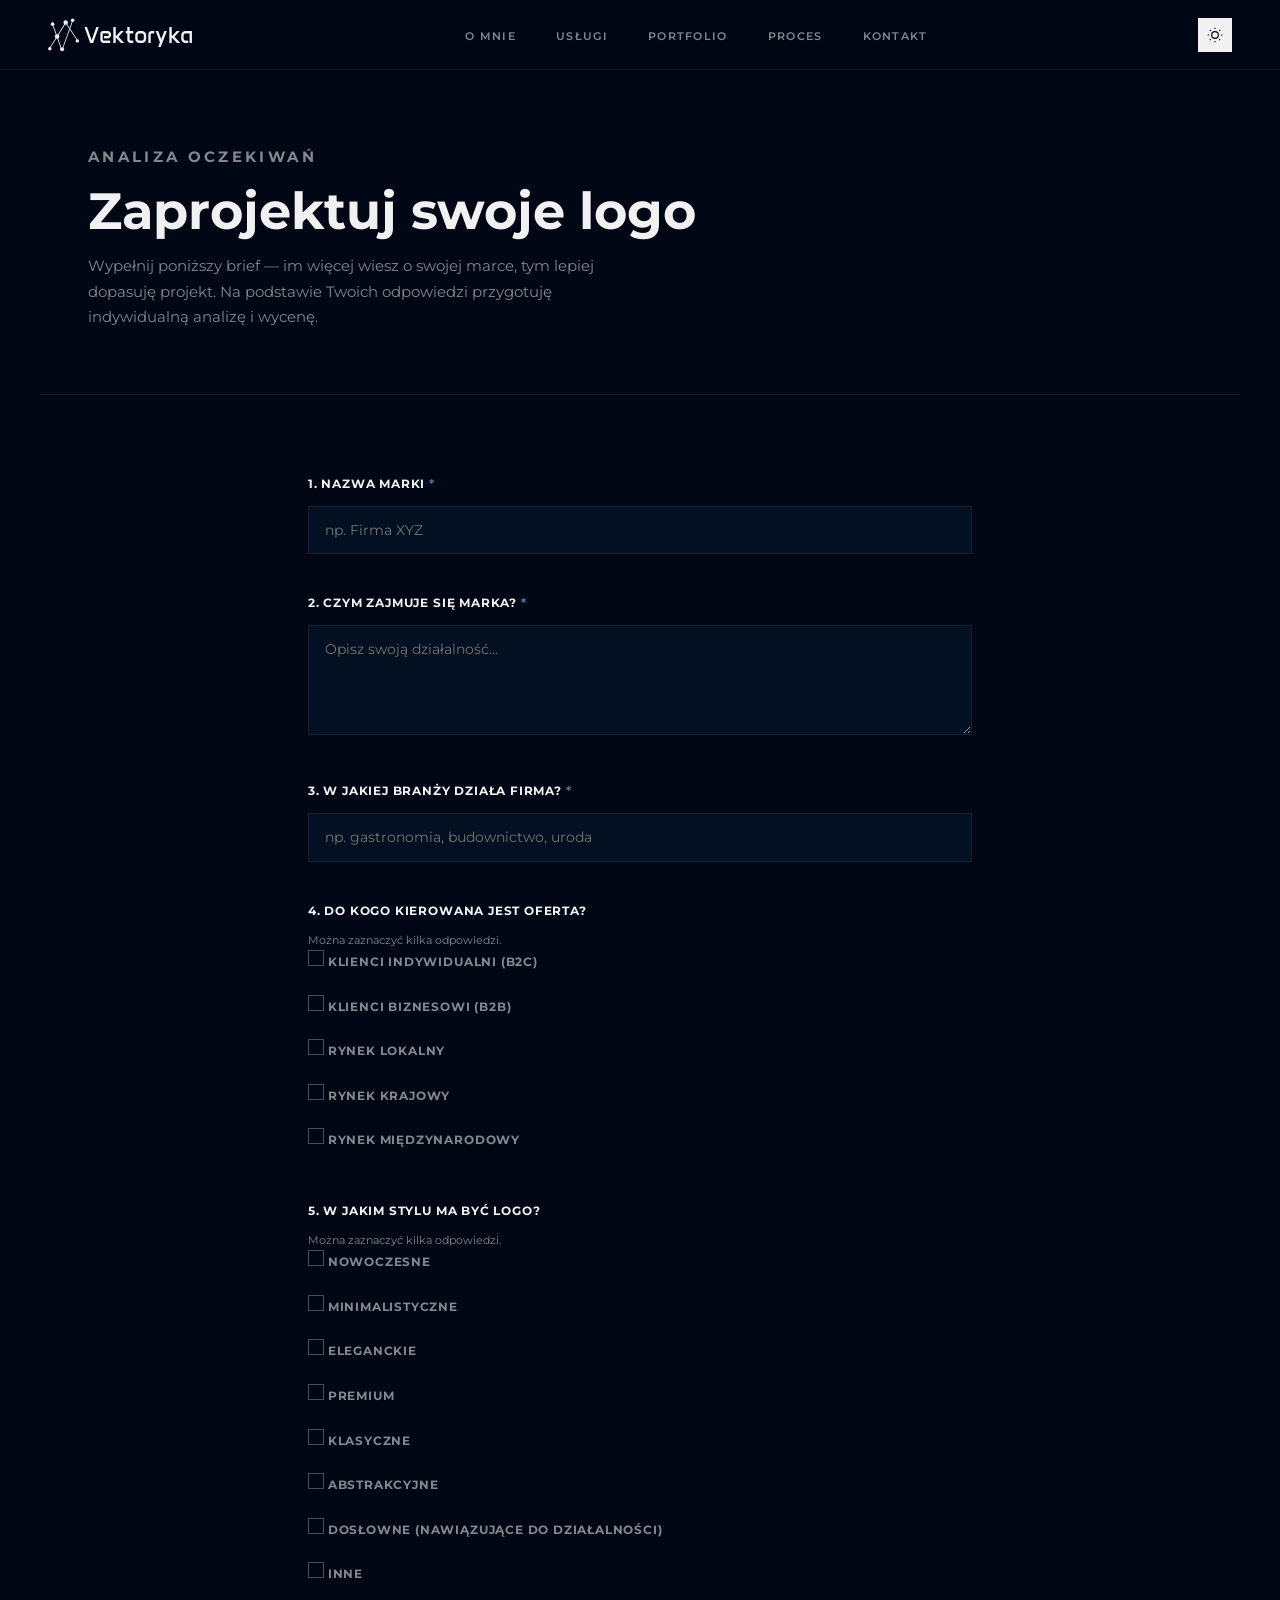
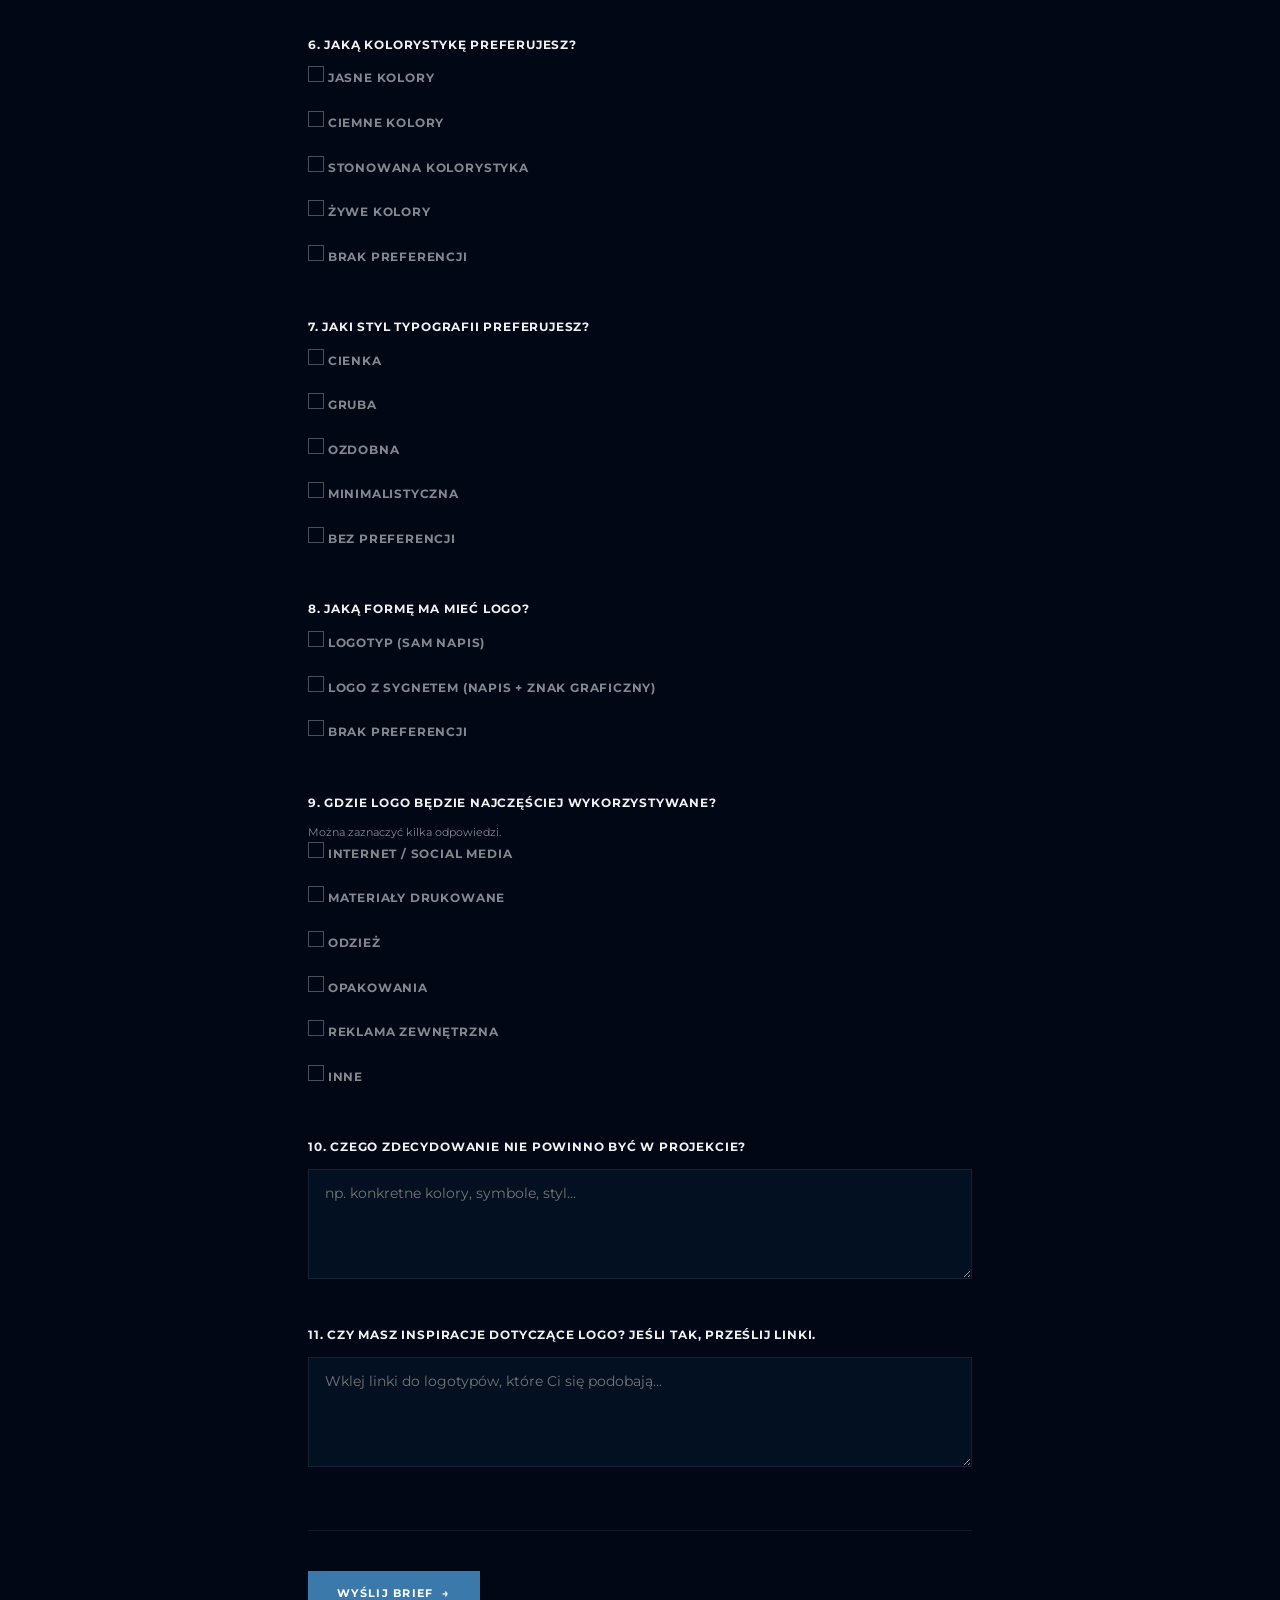
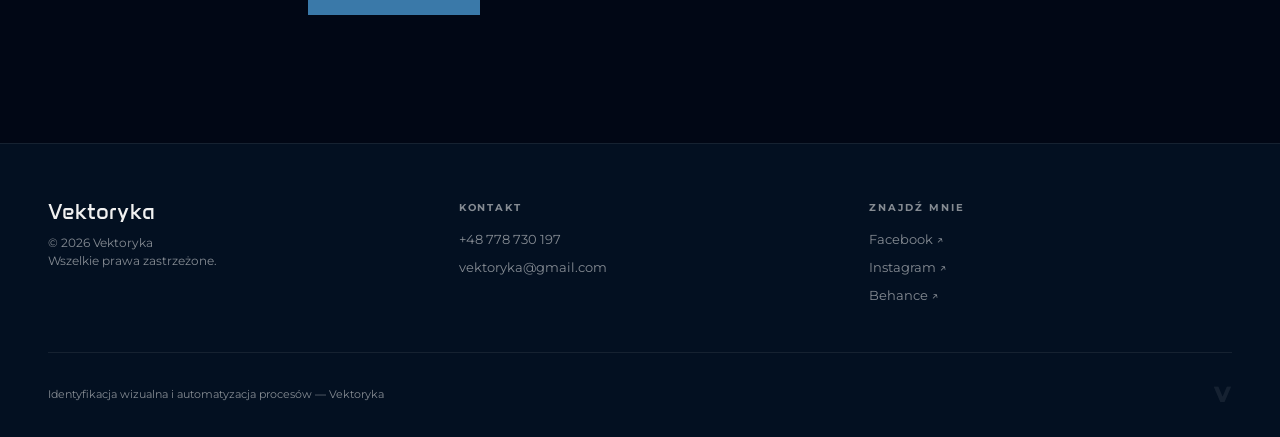
<file: analiza.html>
<!DOCTYPE html>
<html lang="pl" data-theme="dark">
<head>
  <meta charset="UTF-8">
  <meta name="viewport" content="width=device-width, initial-scale=1.0">

  <!-- Google tag (gtag.js) -->
  <script async src="https://www.googletagmanager.com/gtag/js?id=AW-18359956208"></script>
  <script>
    window.dataLayer = window.dataLayer || [];
    function gtag(){dataLayer.push(arguments);}
    gtag('js', new Date());

    gtag('config', 'AW-18359956208');
  </script>

  <title>Analiza oczekiwań — Vektoryka</title>
  <meta name="description" content="Wypełnij brief i otrzymaj indywidualną wycenę projektu logo. Vektoryka — projektowanie logo i identyfikacja wizualna.">
  <link rel="icon" type="image/svg+xml" href="materiały/favicon.svg">
  <script>document.documentElement.dataset.theme=localStorage.getItem('vek-theme')||'dark'</script>
  <link rel="preconnect" href="https://fonts.googleapis.com">
  <link rel="preconnect" href="https://fonts.gstatic.com" crossorigin>
  <link href="https://fonts.googleapis.com/css2?family=Anta&family=Montserrat:wght@400;500;600;700;800&display=swap" rel="stylesheet">
  <link rel="stylesheet" href="css/style.css">
</head>
<body>

<nav class="nav">
  <a href="index.html" class="nav-logo" aria-label="Vektoryka — strona główna">
    <svg class="nav-logo-svg" viewBox="30 1095 2810 650" xmlns="http://www.w3.org/2000/svg" aria-hidden="true">
      <polygon class="lfb" points="289.35 1715.22 110.18 1218.28 125.11 1212.9 294.37 1682.38 305.62 1667.57 496.96 1134.02 511.89 1139.38 319.73 1675.23 289.35 1715.22"/>
      <path class="lfa" d="M66.33,1690.52c3.54-3.68-5.05-26.63-5.05-26.63l.99.25,309.35-500.58,9.96,27.39,225.15,336.63-13.97,9.34-224.6-335.81S62.79,1694.19,66.33,1690.52Z"/>
      <circle class="lfa" cx="368.56" cy="1181.75" r="42.61"/>
      <circle class="lfb" cx="118.13" cy="1212.18" r="34.58"/>
      <circle class="lfa" cx="65.17"  cy="1683.7"  r="32.99"/>
      <circle class="lfb" cx="299.41" cy="1692.95" r="37.62"/>
      <circle class="lfa" cx="590.86" cy="1532.98" r="32.69"/>
      <circle class="lfb" cx="501.02" cy="1138.53" r="34.45"/>
      <circle class="lfa" cx="203.9"  cy="1450.44" r="43.28"/>
      <text class="lfa" font-family="Anta, sans-serif" font-size="439.42" transform="translate(721.22 1577.38)">
        <tspan letter-spacing="-.03em" x="0"       y="0">V</tspan>
        <tspan letter-spacing="0"      x="277"     y="0">ektory</tspan>
        <tspan letter-spacing="-.02em" x="1595.26" y="0">k</tspan>
        <tspan                         x="1827.63" y="0">a</tspan>
      </text>
    </svg>
  </a>

  <ul class="nav-menu" id="navMenu">
    <li><a href="index.html#o-mnie">O mnie</a></li>
    <li><a href="index.html#uslugi">Usługi</a></li>
    <li><a href="index.html#portfolio">Portfolio</a></li>
    <li><a href="index.html#proces">Proces</a></li>
    <li><a href="index.html#kontakt">Kontakt</a></li>
  </ul>

  <div class="nav-actions">
    <button class="theme-toggle" id="themeToggle" aria-label="Przełącz motyw">
      <svg class="icon-sun" viewBox="0 0 24 24"><circle cx="12" cy="12" r="5"/><line x1="12" y1="1" x2="12" y2="3"/><line x1="12" y1="21" x2="12" y2="23"/><line x1="4.22" y1="4.22" x2="5.64" y2="5.64"/><line x1="18.36" y1="18.36" x2="19.78" y2="19.78"/><line x1="1" y1="12" x2="3" y2="12"/><line x1="21" y1="12" x2="23" y2="12"/><line x1="4.22" y1="19.78" x2="5.64" y2="18.36"/><line x1="18.36" y1="5.64" x2="19.78" y2="4.22"/></svg>
      <svg class="icon-moon" viewBox="0 0 24 24"><path d="M21 12.79A9 9 0 1 1 11.21 3 7 7 0 0 0 21 12.79z"/></svg>
    </button>
    <button class="nav-toggle" id="navToggle" aria-label="Otwórz menu" aria-expanded="false">
      <span></span><span></span><span></span>
    </button>
  </div>
</nav>

<main>

  <div class="page-hero">
    <p class="sec-label">Analiza oczekiwań</p>
    <h1>Zaprojektuj swoje logo</h1>
    <p>Wypełnij poniższy brief — im więcej wiesz o swojej marce, tym lepiej dopasuję projekt. Na podstawie Twoich odpowiedzi przygotuję indywidualną analizę i wycenę.</p>
  </div>

  <div class="form-wrap">

    <form id="analizaForm" action="https://formspree.io/f/maqrwjpk" method="POST" novalidate>
      <input type="hidden" name="_subject" value="Nowy brief do projektu logo — Vektoryka">
      <input type="text"   name="_gotcha"  style="display:none">

      <div class="f-group">
        <label for="marka">1. Nazwa marki <span class="f-req">*</span></label>
        <input class="f-input" type="text" id="marka" name="marka" placeholder="np. Firma XYZ" required>
        <p class="f-error" id="marka-err">To pole jest wymagane.</p>
      </div>

      <div class="f-group">
        <label for="opis">2. Czym zajmuje się marka? <span class="f-req">*</span></label>
        <textarea class="f-textarea" id="opis" name="opis" placeholder="Opisz swoją działalność..." required></textarea>
        <p class="f-error" id="opis-err">To pole jest wymagane.</p>
      </div>

      <div class="f-group">
        <label for="branza">3. W jakiej branży działa firma? <span class="f-req">*</span></label>
        <input class="f-input" type="text" id="branza" name="branza" placeholder="np. gastronomia, budownictwo, uroda" required>
        <p class="f-error" id="branza-err">To pole jest wymagane.</p>
      </div>

      <div class="f-group">
        <label>4. Do kogo kierowana jest oferta?</label>
        <p class="f-hint">Można zaznaczyć kilka odpowiedzi.</p>
        <div class="f-options">
          <label class="f-option"><input type="checkbox" name="odbiorcy[]" value="Klienci indywidualni (B2C)"> Klienci indywidualni (B2C)</label>
          <label class="f-option"><input type="checkbox" name="odbiorcy[]" value="Klienci biznesowi (B2B)"> Klienci biznesowi (B2B)</label>
          <label class="f-option"><input type="checkbox" name="odbiorcy[]" value="Rynek lokalny"> Rynek lokalny</label>
          <label class="f-option"><input type="checkbox" name="odbiorcy[]" value="Rynek krajowy"> Rynek krajowy</label>
          <label class="f-option"><input type="checkbox" name="odbiorcy[]" value="Rynek międzynarodowy"> Rynek międzynarodowy</label>
        </div>
      </div>

      <div class="f-group">
        <label>5. W jakim stylu ma być logo?</label>
        <p class="f-hint">Można zaznaczyć kilka odpowiedzi.</p>
        <div class="f-options">
          <label class="f-option"><input type="checkbox" name="styl[]" value="Nowoczesne"> Nowoczesne</label>
          <label class="f-option"><input type="checkbox" name="styl[]" value="Minimalistyczne"> Minimalistyczne</label>
          <label class="f-option"><input type="checkbox" name="styl[]" value="Eleganckie"> Eleganckie</label>
          <label class="f-option"><input type="checkbox" name="styl[]" value="Premium"> Premium</label>
          <label class="f-option"><input type="checkbox" name="styl[]" value="Klasyczne"> Klasyczne</label>
          <label class="f-option"><input type="checkbox" name="styl[]" value="Abstrakcyjne"> Abstrakcyjne</label>
          <label class="f-option"><input type="checkbox" name="styl[]" value="Dosłowne (nawiązujące do działalności)"> Dosłowne (nawiązujące do działalności)</label>
          <label class="f-option"><input type="checkbox" name="styl[]" value="Inne" data-reveal="stylInne"> Inne</label>
        </div>
        <div class="f-conditional" id="stylInne">
          <input class="f-input" type="text" name="styl_inne" placeholder="Jaki styl?">
        </div>
      </div>

      <div class="f-group">
        <label>6. Jaką kolorystykę preferujesz?</label>
        <div class="f-options">
          <label class="f-option"><input type="checkbox" name="kolorystyka[]" value="Jasne kolory"> Jasne kolory</label>
          <label class="f-option"><input type="checkbox" name="kolorystyka[]" value="Ciemne kolory"> Ciemne kolory</label>
          <label class="f-option"><input type="checkbox" name="kolorystyka[]" value="Stonowana kolorystyka"> Stonowana kolorystyka</label>
          <label class="f-option"><input type="checkbox" name="kolorystyka[]" value="Żywe kolory"> Żywe kolory</label>
          <label class="f-option"><input type="checkbox" name="kolorystyka[]" value="Brak preferencji"> Brak preferencji</label>
        </div>
      </div>

      <div class="f-group">
        <label>7. Jaki styl typografii preferujesz?</label>
        <div class="f-options">
          <label class="f-option"><input type="checkbox" name="typografia[]" value="Cienka"> Cienka</label>
          <label class="f-option"><input type="checkbox" name="typografia[]" value="Gruba"> Gruba</label>
          <label class="f-option"><input type="checkbox" name="typografia[]" value="Ozdobna"> Ozdobna</label>
          <label class="f-option"><input type="checkbox" name="typografia[]" value="Minimalistyczna"> Minimalistyczna</label>
          <label class="f-option"><input type="checkbox" name="typografia[]" value="Bez preferencji"> Bez preferencji</label>
        </div>
      </div>

      <div class="f-group">
        <label>8. Jaką formę ma mieć logo?</label>
        <div class="f-options">
          <label class="f-option"><input type="checkbox" name="forma[]" value="Logotyp (sam napis)"> Logotyp (sam napis)</label>
          <label class="f-option"><input type="checkbox" name="forma[]" value="Logo z sygnetem (napis + znak graficzny)"> Logo z sygnetem (napis + znak graficzny)</label>
          <label class="f-option"><input type="checkbox" name="forma[]" value="Brak preferencji"> Brak preferencji</label>
        </div>
      </div>

      <div class="f-group">
        <label>9. Gdzie logo będzie najczęściej wykorzystywane?</label>
        <p class="f-hint">Można zaznaczyć kilka odpowiedzi.</p>
        <div class="f-options">
          <label class="f-option"><input type="checkbox" name="uzycie[]" value="Internet / social media"> Internet / social media</label>
          <label class="f-option"><input type="checkbox" name="uzycie[]" value="Materiały drukowane"> Materiały drukowane</label>
          <label class="f-option"><input type="checkbox" name="uzycie[]" value="Odzież"> Odzież</label>
          <label class="f-option"><input type="checkbox" name="uzycie[]" value="Opakowania"> Opakowania</label>
          <label class="f-option"><input type="checkbox" name="uzycie[]" value="Reklama zewnętrzna"> Reklama zewnętrzna</label>
          <label class="f-option"><input type="checkbox" name="uzycie[]" value="Inne" data-reveal="uzycieInne"> Inne</label>
        </div>
        <div class="f-conditional" id="uzycieInne">
          <input class="f-input" type="text" name="uzycie_inne" placeholder="Gdzie jeszcze?">
        </div>
      </div>

      <div class="f-group">
        <label for="nie_chce">10. Czego zdecydowanie nie powinno być w projekcie?</label>
        <textarea class="f-textarea" id="nie_chce" name="nie_chce" placeholder="np. konkretne kolory, symbole, styl..."></textarea>
      </div>

      <div class="f-group">
        <label for="inspiracje">11. Czy masz inspiracje dotyczące logo? Jeśli tak, prześlij linki.</label>
        <textarea class="f-textarea" id="inspiracje" name="inspiracje" placeholder="Wklej linki do logotypów, które Ci się podobają..."></textarea>
      </div>

      <div class="f-submit-wrap">
        <button type="submit" class="btn btn-filled" id="submitBtn">Wyślij brief &nbsp;→</button>
      </div>
    </form>

    <div class="form-success" id="formSuccess">
      <h3>Dziękuję!</h3>
      <p>Twoja analiza dotarła. Odezwę się w ciągu 1–2 dni roboczych<br>z wyceną i propozycją kolejnych kroków.</p>
    </div>

  </div>
</main>

<footer id="kontakt">
  <div class="footer-grid">
    <div>
      <svg class="footer-logo-svg lfa" viewBox="37 1100 2797 570" xmlns="http://www.w3.org/2000/svg" aria-label="Vektoryka">
        <text font-family="Anta, sans-serif" font-size="572.98" transform="translate(37.5 1585.33)">
          <tspan letter-spacing="-.02em" x="0"       y="0">V</tspan>
          <tspan letter-spacing="0"      x="366.92"  y="0">ektory</tspan>
          <tspan letter-spacing="0"      x="2120.23" y="0">k</tspan>
          <tspan                         x="2428.95" y="0">a</tspan>
        </text>
      </svg>
      <p class="footer-copy">© 2026 Vektoryka<br>Wszelkie prawa zastrzeżone.</p>
    </div>
    <div class="f-col">
      <h5>Kontakt</h5>
      <a href="tel:+48778730197">+48 778 730 197</a>
      <a href="mailto:vektoryka@gmail.com">vektoryka@gmail.com</a>
    </div>
    <div class="f-col">
      <h5>Znajdź mnie</h5>
      <a href="https://www.facebook.com/vektoryka"    target="_blank" rel="noopener">Facebook ↗</a>
      <a href="https://www.instagram.com/vektoryka/"  target="_blank" rel="noopener">Instagram ↗</a>
      <a href="https://www.behance.net/mateuszganobis" target="_blank" rel="noopener">Behance ↗</a>
    </div>
  </div>
  <div class="footer-bottom">
    <p>Identyfikacja wizualna i automatyzacja procesów — Vektoryka</p>
    <span class="footer-v" aria-hidden="true">V</span>
  </div>
</footer>

<script src="js/main.js"></script>
</body>
</html>
</file>
<file: css/style.css>
:root {
  --bg: #010715;
  --bg2: #031021;
  --accent: #3a79a9;
  --text: #f1f1f1;
  --muted: rgba(241, 241, 241, .55);
  --border: rgba(241, 241, 241, .08);
  --font: 'Montserrat', sans-serif;
  --max: 1200px;
  --transition: .25s ease;
}

[data-theme="light"] {
  --bg: #f4f6f9;
  --bg2: #e8edf3;
  --accent: #3a79a9;
  --text: #0f1b2a;
  --muted: rgba(15, 27, 42, .55);
  --border: rgba(15, 27, 42, .12);
}

*,
*::before,
*::after {
  box-sizing: border-box;
  margin: 0;
  padding: 0;
}

html {
  scroll-behavior: smooth;
}

img {
  display: block;
  max-width: 100%;
}

a {
  color: inherit;
}

body {
  font-family: var(--font);
  font-size: 16px;
  line-height: 1.6;
  color: var(--text);
  background: var(--bg);
  overflow-x: hidden;
  transition: background var(--transition), color var(--transition);
}

.container {
  max-width: var(--max);
  margin: 0 auto;
  padding: 0 1.5rem;
}

@media (min-width: 1024px) {
  .container {
    padding: 0 3rem;
  }
}

@keyframes fadeUp {
  from {
    opacity: 0;
    transform: translateY(22px);
  }

  to {
    opacity: 1;
    transform: translateY(0);
  }
}

.hero-badge {
  animation: fadeUp .6s ease both .15s;
}

.hero-title {
  animation: fadeUp .8s ease both .3s;
  font-family: Anta;
}

.hero-rule {
  animation: fadeUp .6s ease both .48s;
}

.hero-lead {
  animation: fadeUp .6s ease both .58s;
}

.hero-ctas {
  animation: fadeUp .6s ease both .72s;
}

.reveal {
  opacity: 0;
  transform: translateY(24px);
  transition: opacity .65s ease, transform .65s ease;
}

.reveal.visible {
  opacity: 1;
  transform: translateY(0);
}

@media (prefers-reduced-motion: reduce) {
  .reveal {
    transition: none;
  }

  .hero-badge,
  .hero-title,
  .hero-rule,
  .hero-lead,
  .hero-ctas {
    animation: none;
    opacity: 1;
    transform: none;
  }


  .p-card-img img,
  .om-photo img {
    transition: none;
  }
}

.nav {
  position: fixed;
  top: 0;
  left: 0;
  right: 0;
  z-index: 200;
  display: flex;
  align-items: center;
  justify-content: space-between;
  padding: 1rem 1.5rem;
  background: transparent;
  border-bottom: 1px solid var(--border);
  transition: border-color var(--transition);
}

.nav::before {
  content: '';
  position: absolute;
  inset: 0;
  z-index: -1;
  backdrop-filter: blur(16px);
  -webkit-backdrop-filter: blur(16px);
  background: rgba(1, 7, 21, .9);
  transition: background var(--transition);
}

@media (min-width: 768px) {
  .nav {
    padding: 1.1rem 3rem;
  }
}

[data-theme="light"] .nav::before {
  background: rgba(244, 246, 249, .92);
}

.nav-logo {
  display: flex;
  align-items: center;
  text-decoration: none;
  flex-shrink: 0;
}

.nav-logo-svg {
  height: 34px;
  width: auto;
  display: block;
}

.lfa,
.lfb {
  fill: var(--text);
  transition: fill var(--transition);
}

[data-theme="light"] .lfa {
  fill: #0f1b2a;
}

[data-theme="light"] .lfb {
  fill: #415a78;
}

.cl { stroke: var(--text); fill: none; }

.nav-menu {
  list-style: none;
  display: flex;
  position: fixed;
  inset: 0;
  z-index: 200;
  background: var(--bg);
  flex-direction: column;
  align-items: center;
  justify-content: center;
  gap: 2.5rem;
  transform: translateX(100%);
  transition: transform .35s ease, background var(--transition);
}

.nav-menu.open {
  transform: translateX(0);
}

@media (min-width: 768px) {
  .nav-menu {
    position: static;
    background: none;
    flex-direction: row;
    align-items: center;
    justify-content: initial;
    transform: none;
    transition: none;
  }
}

.nav-menu a {
  font-size: .95rem;
  font-weight: 600;
  letter-spacing: .08em;
  text-transform: uppercase;
  text-decoration: none;
  color: var(--muted);
  transition: color var(--transition);
}

@media (min-width: 768px) {
  .nav-menu a {
    font-size: .68rem;
    letter-spacing: .12em;
  }
}

@media (hover: hover) {
  .nav-menu a:hover {
    color: var(--text);
  }
}

.nav-menu a.is-active {
  color: var(--accent);
}

.nav-actions {
  display: flex;
  align-items: center;
  gap: .75rem;
  z-index: 201;
}

.theme-toggle {
  display: flex;
  align-items: center;
  justify-content: center;
  width: 34px;
  height: 34px;
  background: var(--text);
  border: 1px solid var(--text);
  color: var(--bg);
  cursor: pointer;
  transition: background var(--transition), border-color var(--transition), color var(--transition);
}

@media (hover: hover) {
  .theme-toggle:hover {
    background: var(--accent);
    border-color: var(--accent);
    color: #fff;
  }
}

.theme-toggle svg {
  width: 16px;
  height: 16px;
  stroke: currentColor;
  fill: none;
  stroke-width: 1.75;
}

.icon-moon {
  display: none;
}

[data-theme="light"] .icon-sun {
  display: none;
}

[data-theme="light"] .icon-moon {
  display: block;
}

.nav-toggle {
  display: flex;
  flex-direction: column;
  gap: 5px;
  background: none;
  border: none;
  cursor: pointer;
  padding: 4px;
  z-index: 201;
}

.nav-toggle span {
  display: block;
  width: 22px;
  height: 2px;
  background: var(--text);
  transition: .3s;
}

.nav-toggle.open span:nth-child(1) {
  transform: translateY(7px) rotate(45deg);
}

.nav-toggle.open span:nth-child(2) {
  opacity: 0;
}

.nav-toggle.open span:nth-child(3) {
  transform: translateY(-7px) rotate(-45deg);
}

@media (min-width: 768px) {
  .nav-toggle {
    display: none;
  }
}

body.scroll-locked {
  overflow: hidden;
}

#hero {
  min-height: 100svh;
  position: relative;
  display: flex;
  align-items: center;
  overflow: hidden;
}

@media (min-width: 768px) {
  #hero {
    min-height: 100vh;
  }
}

.hero-bg {
  position: absolute;
  inset: 0;
  background-color: var(--bg);
  overflow: hidden;
}
.hero-bg::before {
  content: "";
  position: absolute;
  inset: 0;
  background: url("../materiały/hero-lattice-dark.webp") center/cover no-repeat;
}
[data-theme="light"] .hero-bg::before {
  background-image: url("../materiały/hero-lattice-light.webp");
}
.hero-canvas {
  position: absolute;
  inset: 0;
  width: 100%;
  height: 100%;
  pointer-events: none;
}
.hero-bg::before,
.hero-canvas {
  animation: hero-fade 1.2s ease 0.15s both;
}
@keyframes hero-fade {
  from { opacity: 0; }
  to   { opacity: 1; }
}

.hero-overlay {
  position: absolute;
  inset: 0;
  pointer-events: none;
  background: rgba(1, 7, 21, .45);
  transition: background var(--transition);
}

@media (min-width: 1024px) {
  .hero-overlay {
    background: linear-gradient(105deg, rgba(1, 7, 21, .9) 34%, rgba(1, 7, 21, 0) 60%);
  }
}

[data-theme="light"] .hero-overlay {
  background: rgba(244, 246, 249, .45);
}

@media (min-width: 1024px) {
  [data-theme="light"] .hero-overlay {
    background: linear-gradient(105deg, rgba(244, 246, 249, .88) 34%, rgba(244, 246, 249, 0) 60%);
  }
}

.hero-content {
  position: relative;
  z-index: 1;
  padding: 7rem 1.5rem 4rem;
  max-width: none;
}

@media (min-width: 768px) {
  .hero-content {
    padding: 8rem 3rem 5rem;
    max-width: 680px;
  }
}

.hero-badge {
  display: inline-flex;
  align-items: center;
  gap: .5rem;
  font-size: .62rem;
  font-weight: 700;
  letter-spacing: .16em;
  text-transform: uppercase;
  color: var(--accent);
  margin-bottom: 1.5rem;
}

.badge-dot {
  width: 7px;
  height: 7px;
  border-radius: 50%;
  background: var(--accent);
  animation: blink 2.2s ease-in-out infinite;
}

@keyframes blink {

  0%,
  100% {
    opacity: 1;
  }

  50% {
    opacity: .25;
  }
}

.hero-title {
  font-family: 'Anta', sans-serif;
  font-size: clamp(2.8rem, 9vw, 7.5rem);
  font-weight: 400;
  line-height: .93;
  letter-spacing: -.03em;
  margin-bottom: 1.25rem;
}

.hero-rule {
  width: 40px;
  height: 2px;
  background: var(--accent);
  margin-bottom: 1.5rem;
}

.hero-lead {
  font-size: 1rem;
  color: var(--muted);
  line-height: 1.75;
  max-width: 380px;
  margin-bottom: 2.5rem;
}

.hero-ctas {
  display: flex;
  gap: 1rem;
  flex-wrap: wrap;
}

.hero-scroll {
  display: none;
}

@media (min-width: 768px) {
  .hero-scroll {
    display: flex;
    position: absolute;
    right: 2.5rem;
    bottom: 2.75rem;
    writing-mode: vertical-rl;
    font-size: .58rem;
    font-weight: 700;
    letter-spacing: .22em;
    text-transform: uppercase;
    color: var(--muted);
    align-items: center;
    gap: .75rem;
    pointer-events: none;
  }

  .hero-scroll::after {
    content: '';
    width: 1px;
    height: 40px;
    background: var(--muted);
  }
}

@media (max-height: 600px) {
  .hero-content {
    padding-top: 5rem;
    padding-bottom: 2rem;
  }
  .hero-title {
    font-size: clamp(2rem, 7vw, 4rem);
    margin-bottom: .75rem;
  }
  .hero-lead { margin-bottom: 1.5rem; }
}

@media (min-width: 768px) and (max-height: 600px) {
  .hero-content {
    padding-top: 5rem;
    padding-bottom: 2rem;
    padding-left: 3rem;
    padding-right: 3rem;
  }
}

.btn {
  display: inline-flex;
  align-items: center;
  gap: .5rem;
  padding: .85rem 1.75rem;
  font-family: var(--font);
  font-size: .68rem;
  font-weight: 700;
  letter-spacing: .12em;
  text-transform: uppercase;
  text-decoration: none;
  border: 1.5px solid;
  cursor: pointer;
  background: none;
  transition: background var(--transition), color var(--transition), border-color var(--transition);
}

.btn-outline {
  color: var(--text);
  border-color: var(--text);
}

.btn-ghost {
  color: var(--accent);
  border-color: var(--accent);
}

.btn-filled {
  background: var(--accent);
  color: #fff;
  border-color: var(--accent);
}

[data-theme="light"] .btn-filled { color: #fff; }

@media (hover: hover) {
  .btn-outline:hover {
    background: var(--text);
    color: var(--bg);
  }

  .btn-ghost:hover {
    background: var(--accent);
    border-color: var(--accent);
    color: #fff;
  }

  .btn-filled:hover {
    background: transparent;
    color: var(--accent);
  }
}

.sec {
  padding: 5rem 0;
}

@media (min-width: 768px) {
  .sec {
    padding: 7rem 0;
  }
}

.sec-label {
  font-size: .62rem;
  font-weight: 700;
  letter-spacing: .22em;
  text-transform: uppercase;
  color: var(--accent);
  margin-bottom: .75rem;
}

.sec-head {
  display: flex;
  align-items: flex-end;
  justify-content: space-between;
  gap: 1.5rem;
  margin-bottom: 3.5rem;
  flex-wrap: wrap;
}

h2 {
  font-size: clamp(1.75rem, 3vw, 2.5rem);
  font-weight: 700;
  line-height: 1.15;
}

.portfolio-grid {
  display: flex;
  flex-wrap: wrap;
  justify-content: center;
  gap: 1rem;
}

@media (min-width: 768px) {
  .portfolio-grid {
    gap: 1.25rem;
  }
}

.p-card {
  flex: 0 1 calc((100% - 1rem) / 2);
  display: flex;
  flex-direction: column;
  border: 1px solid var(--border);
  background: var(--bg2);
  overflow: hidden;
  transition: border-color var(--transition);
}

@media (min-width: 768px) {
  .p-card {
    flex-basis: calc((100% - 2.5rem) / 3);
  }
}

@media (min-width: 1024px) {
  .p-card {
    flex-basis: calc((100% - 3.75rem) / 4);
  }
}

@media (hover: hover) {
  .p-card:hover {
    border-color: rgba(58, 121, 169, .4);
  }
}

.p-card-img {
  aspect-ratio: 1;
  overflow: hidden;
  display: grid;
  padding: 13%;
  border-bottom: 1px solid var(--border);
}

.p-card-img img {
  grid-area: 1 / 1;
  width: 100%;
  height: 100%;
  object-fit: contain;
  filter: grayscale(1);
  transition: transform .45s ease, filter .45s ease;
}

.p-card-img .logo-light {
  display: none;
}

[data-theme="light"] .p-card-img .logo-dark {
  display: none;
}

[data-theme="light"] .p-card-img .logo-light {
  display: block;
}

@media (hover: hover) {
  .p-card:hover .p-card-img img {
    transform: scale(1.05);
    filter: grayscale(0);
  }
}

.p-card:active .p-card-img img,
.p-card:focus-within .p-card-img img {
  filter: grayscale(0);
}

.om-photo img {
  transition: transform .45s ease;
}

@media (hover: hover) {
  .om-photo:hover img {
    transform: scale(1.06);
  }
}

.p-card-foot {
  padding: .9rem 1.1rem;
  display: flex;
  align-items: center;
  justify-content: space-between;
  gap: .5rem;
}

.p-meta {
  display: flex;
  flex-direction: column;
  gap: .15rem;
}

.p-num {
  font-size: .6rem;
  font-weight: 700;
  color: var(--accent);
  letter-spacing: .05em;
}

.p-name {
  font-size: .8rem;
  font-weight: 600;
}

.p-cat {
  font-size: .67rem;
  color: var(--muted);
}

.p-arrow {
  color: var(--muted);
  font-size: .9rem;
  transition: color var(--transition), transform var(--transition);
}

@media (hover: hover) {
  .p-card:hover .p-arrow {
    color: var(--accent);
    transform: translateX(4px);
  }
}

#uslugi {
  border-top: 1px solid var(--border);
}

.sec-intro {
  font-size: .9rem;
  color: var(--muted);
  line-height: 1.8;
  max-width: 44ch;
}

.uslugi-grid {
  display: grid;
  grid-template-columns: 1fr;
  gap: 1rem;
}

@media (min-width: 900px) {
  .uslugi-grid {
    grid-template-columns: repeat(3, 1fr);
    column-gap: 1.25rem;
  }
}

.u-card {
  display: flex;
  flex-direction: column;
  gap: .9rem;
  padding: 2rem 1.75rem;
  background: var(--bg2);
  border: 1px solid var(--border);
  border-top: 2px solid var(--accent);
  transition: border-color var(--transition), background var(--transition);
}

@media (min-width: 900px) {
  .u-card {
    display: grid;
    grid-template-rows: subgrid;
    grid-row: span 4;
  }
}

@media (hover: hover) {
  .u-card:hover {
    border-color: rgba(58, 121, 169, .4);
    border-top-color: var(--accent);
  }
}

.u-num {
  font-size: .62rem;
  font-weight: 700;
  letter-spacing: .1em;
  color: var(--accent);
}

.u-card h3 {
  font-size: 1.05rem;
  font-weight: 700;
  letter-spacing: .04em;
  text-transform: uppercase;
}

.u-card > p {
  font-size: .86rem;
  color: var(--muted);
  line-height: 1.8;
}

.u-list {
  list-style: none;
  display: flex;
  flex-direction: column;
  gap: .5rem;
  padding-top: 1rem;
  border-top: 1px solid var(--border);
}

.u-list li {
  position: relative;
  padding-left: 1.1rem;
  font-size: .8rem;
  font-weight: 500;
}

.u-list li::before {
  content: "";
  position: absolute;
  left: 0;
  top: .62em;
  width: 6px;
  height: 6px;
  border-radius: 50%;
  background: var(--accent);
}

.u-partner {
  display: flex;
  flex-direction: column;
  align-items: flex-start;
  gap: 1.5rem;
  margin-top: 1.25rem;
  padding: 1.75rem;
  border: 1px solid var(--border);
  border-left: 2px solid var(--accent);
}

.u-partner p {
  font-size: .88rem;
  color: var(--muted);
  line-height: 1.8;
  max-width: 78ch;
}

.u-partner strong {
  color: var(--text);
  font-weight: 700;
}

.u-partner a:not(.btn),
.om-link {
  color: var(--accent);
  font-weight: 600;
  text-decoration: underline;
  text-underline-offset: 3px;
}

@media (min-width: 768px) {
  .u-partner {
    flex-direction: row;
    align-items: center;
    justify-content: space-between;
    gap: 2.5rem;
    padding: 2rem 2.25rem;
  }

  .u-partner .btn {
    flex-shrink: 0;
  }
}

.analiza-banner {
  background: var(--bg2);
  border-top: 1px solid var(--border);
  border-bottom: 1px solid var(--border);
  transition: background var(--transition), border-color var(--transition);
}

.analiza-inner {
  max-width: var(--max);
  margin: 0 auto;
  padding: 3.5rem 1.5rem;
  display: flex;
  flex-direction: column;
  align-items: flex-start;
  gap: 2rem;
}

@media (min-width: 768px) {
  .analiza-inner {
    padding: 5rem 3rem;
    flex-direction: row;
    align-items: center;
    justify-content: space-between;
    gap: 3rem;
    flex-wrap: wrap;
  }
}

.analiza-body {
  display: flex;
  flex-direction: column;
  align-items: flex-start;
  gap: 1rem;
}

@media (min-width: 768px) {
  .analiza-body {
    flex-direction: row;
    gap: 1.5rem;
  }
}

.analiza-icon {
  width: 48px;
  height: 48px;
  flex-shrink: 0;
  border: 1.5px solid var(--accent);
  display: flex;
  align-items: center;
  justify-content: center;
  color: var(--accent);
}

.analiza-icon svg {
  width: 22px;
  height: 22px;
  stroke: currentColor;
  fill: none;
  stroke-width: 1.5;
}

.analiza-text h3 {
  font-size: 1.35rem;
  font-weight: 700;
  letter-spacing: .06em;
  text-transform: uppercase;
  margin-bottom: .45rem;
}

.analiza-text p {
  font-size: .88rem;
  color: var(--muted);
  line-height: 1.7;
  max-width: 400px;
}

.proces-line {
  display: flex;
  flex-direction: column;
  gap: 1.5rem;
  position: relative;
  margin-top: .5rem;
}

@media (min-width: 768px) {
  .proces-line {
    flex-direction: row;
    gap: 0;
  }

  .proces-line::before {
    content: '';
    position: absolute;
    top: 11px;
    left: 11px;
    right: calc(20% - 11px);
    height: 1px;
    background: var(--border);
    z-index: 0;
  }
}

.p-step {
  display: flex;
  align-items: flex-start;
  gap: 1rem;
  padding-right: 0;
}

@media (min-width: 768px) {
  .p-step {
    flex: 1;
    flex-direction: column;
    gap: 0;
    padding-right: 1.5rem;
  }
}

.p-step-dot {
  width: 24px;
  height: 24px;
  border-radius: 50%;
  border: 1.5px solid var(--accent);
  background: var(--bg);
  display: flex;
  align-items: center;
  justify-content: center;
  flex-shrink: 0;
  position: relative;
  z-index: 1;
  transition: background var(--transition);
}

.p-step-dot::after {
  content: '';
  width: 8px;
  height: 8px;
  border-radius: 50%;
  background: var(--accent);
}

@media (min-width: 768px) {
  .p-step-dot {
    flex-shrink: 1;
    margin-bottom: 1.5rem;
  }
}

.p-step-body { flex: 1; }

.p-step h4 {
  font-size: .82rem;
  font-weight: 700;
  margin-bottom: .35rem;
}

.p-step p {
  font-size: .75rem;
  color: var(--muted);
  line-height: 1.65;
}

#proces h2 {
  margin-bottom: 3.5rem;
}

#o-mnie {
  border-top: 1px solid var(--border);
}

#o-mnie .container {
  display: grid;
  grid-template-columns: 1fr;
  gap: 2.5rem;
  padding-top: 4rem;
  padding-bottom: 4rem;
}

#o-mnie h2 {
  max-width: none;
}

.om-photo {
  overflow: hidden;
  border: 1px solid var(--border);
  max-width: 340px;
}

.om-photo img {
  display: block;
  width: 100%;
  height: auto;
}

.om-body {
  display: flex;
  flex-direction: column;
  gap: 1.75rem;
}

.om-text {
  display: flex;
  flex-direction: column;
  gap: 1rem;
}

.om-text p {
  font-size: .9rem;
  color: var(--muted);
  line-height: 1.85;
  max-width: 62ch;
}

@media (min-width: 768px) {
  #o-mnie .container {
    grid-template-columns: 300px 1fr;
    gap: 3.5rem;
    align-items: start;
    padding-top: 5rem;
    padding-bottom: 5rem;
  }

  .om-photo {
    max-width: none;
    position: sticky;
    top: 6rem;
  }
}

@media (min-width: 1024px) {
  #o-mnie .container {
    grid-template-columns: 360px 1fr;
    gap: 4.5rem;
    padding-top: 6rem;
    padding-bottom: 6rem;
  }
}

.seo-block {
  border-top: 1px solid var(--border);
}

.seo-block .container {
  padding-top: 4rem;
  padding-bottom: 5rem;
}

.seo-block p {
  font-size: .88rem;
  color: var(--muted);
  max-width: 780px;
  line-height: 1.95;
  margin-bottom: .85rem;
}

.seo-block p:last-child {
  margin-bottom: 0;
}

footer {
  background: var(--bg2);
  border-top: 1px solid var(--border);
  padding: 3rem 1.5rem 0;
  transition: background var(--transition), border-color var(--transition);
}

@media (min-width: 768px) {
  footer {
    padding: 3.5rem 3rem 0;
  }
}

.footer-label-row {
  max-width: var(--max);
  margin: 0 auto;
  padding-bottom: 1.5rem;
}

.footer-grid {
  max-width: var(--max);
  margin: 0 auto;
  display: grid;
  grid-template-columns: 1fr;
  gap: 2rem;
  padding-bottom: 2.5rem;
}

@media (min-width: 768px) {
  .footer-grid {
    grid-template-columns: 1fr 1fr 1fr;
    gap: 3rem;
  }
}

.footer-logo-svg {
  height: 22px;
  width: auto;
  display: block;
  margin-bottom: .75rem;
}

.footer-copy {
  font-size: .72rem;
  color: var(--muted);
}

.f-col h5 {
  font-size: .6rem;
  font-weight: 700;
  letter-spacing: .2em;
  text-transform: uppercase;
  color: var(--muted);
  margin-bottom: .9rem;
}

.f-col a,
.f-col p {
  font-size: .83rem;
  color: var(--muted);
  text-decoration: none;
  display: block;
  margin-bottom: .4rem;
  transition: color var(--transition);
}

@media (hover: hover) {
  .f-col a:hover {
    color: var(--text);
  }
}

.footer-bottom {
  max-width: var(--max);
  margin: 0 auto;
  padding: 1.5rem 0;
  border-top: 1px solid var(--border);
  display: flex;
  flex-direction: column;
  gap: .5rem;
}

@media (min-width: 768px) {
  .footer-bottom {
    flex-direction: row;
    justify-content: space-between;
    align-items: center;
  }
}

.footer-bottom p {
  font-size: .7rem;
  color: var(--muted);
}

.footer-v {
  font-size: 1.4rem;
  font-weight: 800;
  color: var(--border);
  letter-spacing: .04em;
}

.page-hero {
  max-width: var(--max);
  margin: 0 auto;
  padding: 8rem 1.5rem 3rem;
  border-bottom: 1px solid var(--border);
}

@media (min-width: 768px) {
  .page-hero {
    padding: 9rem 3rem 4rem;
  }
}

.page-hero h1 {
  font-size: clamp(2rem, 4.5vw, 3.2rem);
  font-weight: 700;
  line-height: 1.15;
  margin-bottom: .75rem;
}

.page-hero p {
  font-size: .95rem;
  color: var(--muted);
  max-width: 520px;
  line-height: 1.7;
}

.form-wrap {
  max-width: 760px;
  margin: 0 auto;
  padding: 3.5rem 1.5rem 6rem;
}

@media (min-width: 768px) {
  .form-wrap {
    padding: 5rem 3rem 8rem;
  }
}

.form-notice {
  font-size: .75rem;
  color: var(--muted);
  border: 1px solid var(--border);
  padding: .85rem 1rem;
  margin-bottom: 3rem;
  line-height: 1.6;
}

.form-notice strong {
  color: var(--text);
}

.f-group {
  margin-bottom: 2.5rem;
}

.f-group label {
  display: block;
  font-size: .72rem;
  font-weight: 700;
  letter-spacing: .07em;
  text-transform: uppercase;
  margin-bottom: .75rem;
}

.f-req {
  color: var(--accent);
}

.f-input,
.f-textarea {
  width: 100%;
  background: var(--bg2);
  border: 1px solid var(--border);
  color: var(--text);
  font-family: var(--font);
  font-size: .9rem;
  padding: .9rem 1rem;
  outline: none;
  transition: border-color var(--transition), background var(--transition);
}

.f-input:focus,
.f-textarea:focus {
  border-color: var(--accent);
}

.f-input.invalid,
.f-textarea.invalid {
  border-color: #e05a5a;
}

.f-textarea {
  resize: vertical;
  min-height: 110px;
}

.f-error {
  font-size: .7rem;
  color: #e05a5a;
  margin-top: .35rem;
  display: none;
}

.f-error.show {
  display: block;
}

.f-options {
  display: flex;
  flex-direction: column;
  gap: .7rem;
}

.f-option {
  display: flex;
  align-items: center;
  gap: .8rem;
  cursor: pointer;
  font-size: .88rem;
  color: var(--muted);
  transition: color var(--transition);
}

.f-option:hover {
  color: var(--text);
}

.f-option input[type="checkbox"] {
  appearance: none;
  -webkit-appearance: none;
  width: 16px;
  height: 16px;
  border: 1.5px solid rgba(241, 241, 241, .3);
  flex-shrink: 0;
  cursor: pointer;
  position: relative;
  transition: border-color var(--transition);
}

[data-theme="light"] .f-option input[type="checkbox"] {
  border-color: rgba(15, 27, 42, .3);
}

.f-option input[type="checkbox"]:checked {
  border-color: var(--accent);
}

.f-option input[type="checkbox"]:checked::after {
  content: '';
  position: absolute;
  inset: 2px;
  background: var(--accent);
}

.f-hint {
  font-size: .7rem;
  color: var(--muted);
  margin-top: .5rem;
}

.f-conditional {
  display: none;
  margin-top: 1.5rem;
}

.f-conditional.visible {
  display: block;
}

.f-submit-wrap {
  margin-top: 3.5rem;
  padding-top: 2.5rem;
  border-top: 1px solid var(--border);
}

.form-success {
  display: none;
  text-align: center;
  padding: 5rem 2rem;
}

.form-success h3 {
  font-size: 1.5rem;
  font-weight: 700;
  margin-bottom: .75rem;
}

.form-success p {
  font-size: .9rem;
  color: var(--muted);
  line-height: 1.7;
}

a:focus-visible,
button:focus-visible,
input:focus-visible {
  outline: 2px solid var(--accent);
  outline-offset: 2px;
}

section[id], footer[id] {
  scroll-margin-top: 72px;
}

.p-card { cursor: pointer; }

.lightbox {
  display: none;
  position: fixed; inset: 0; z-index: 500;
  background: rgba(1,7,21,.93);
  align-items: center; justify-content: center;
  padding: 1.5rem;
  cursor: zoom-out;
  overflow: auto;
}
.lightbox.open { display: flex; }

.lightbox-img {
  max-width: min(96vw, 1400px);
  max-height: 92vh;
  width: auto; height: auto;
  object-fit: contain;
  border-radius: 6px;
  box-shadow: 0 24px 60px rgba(0,0,0,.5);
  cursor: default;
  user-select: none;
}

.lightbox-close {
  position: fixed; top: 1rem; right: 1.25rem;
  background: none; border: none;
  color: #f1f1f1; font-size: 2.2rem;
  cursor: pointer; line-height: 1;
  width: 44px; height: 44px;
  display: flex; align-items: center; justify-content: center;
  transition: color var(--transition);
  z-index: 1;
}
@media (hover: hover) {
  .lightbox-close:hover { color: var(--accent); }
}
</file>
